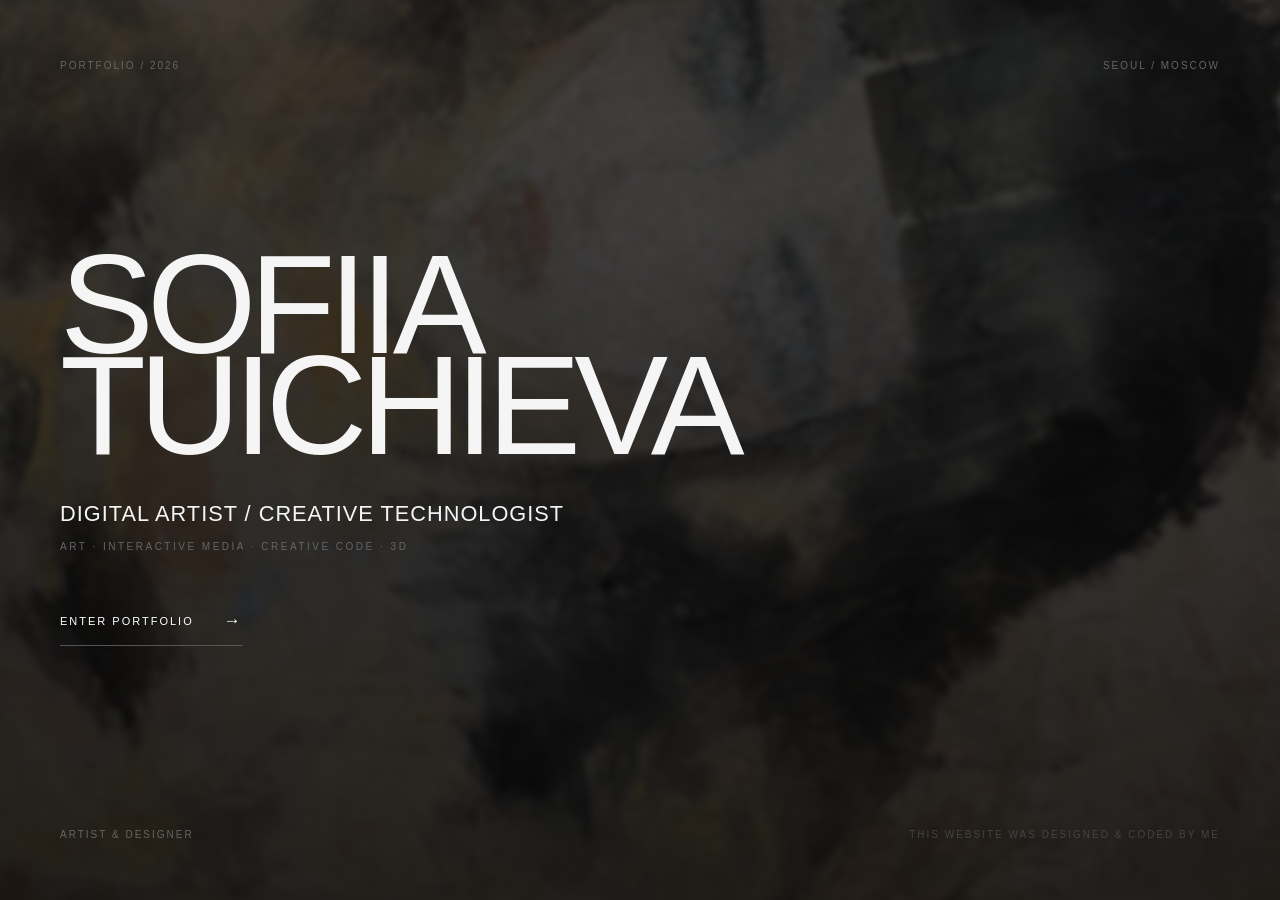
<file: index.html>
<!DOCTYPE html>
<html lang="en">

<head>
  <meta charset="UTF-8">
  <meta name="viewport" content="width=device-width, initial-scale=1.0">

  <title>Sofiia Tuichieva — Portfolio</title>

  <link rel="stylesheet" href="style.css">
</head>

<body>

  <main>

    <!-- =========================
         HERO
    ========================== -->

    <section class="hero" id="hero">

      <div class="hero-top">
        <span>PORTFOLIO / 2026</span>
        <span>SEOUL / MOSCOW</span>
      </div>

      <div class="hero-content">

        <h1>
          SOFIIA<br>
          TUICHIEVA
        </h1>

        <h2>DIGITAL ARTIST / CREATIVE TECHNOLOGIST</h2>

        <p class="hero-fields">
          ART · INTERACTIVE MEDIA · CREATIVE CODE · 3D
        </p>

        <button id="exploreBtn">
          ENTER PORTFOLIO <span>→</span>
        </button>

      </div>

      <div class="hero-bottom">
        <span>ARTIST & DESIGNER</span>
        <span>THIS WEBSITE WAS DESIGNED & CODED BY ME</span>
      </div>

    </section>


    <!-- =========================
         FIELD MENU
    ========================== -->

    <section class="menu-screen" id="menuScreen" data-anchor="fields">

      <div class="menu-header">
        <p>SELECT A FIELD</p>
      </div>

      <div class="menu-list">
        <a class="menu-item" href="about.html">
         <span>01</span>
         <span>ABOUT ME</span>
       </a>

        <a class="menu-item" href="digital-art.html">
          <span>02</span>
          <span>DIGITAL ART</span>
        </a>

        <a class="menu-item" href="traditional-art.html">
         <span>03</span>
         <span>TRADITIONAL ART</span>
        </a>

        <a class="menu-item" href="interactive-media.html">
         <span>04</span>
         <span>INTERACTIVE MEDIA</span>
        </a>

        <a class="menu-item" href="creative-coding.html">
         <span>05</span>
         <span>CREATIVE CODING</span>
        </a>

        <a class="menu-item" href="modeling.html">
         <span>06</span>
         <span>3D / MODELING</span>
        </a>


      </div>

      <button class="back-btn" id="backBtn">
        ← BACK
      </button>

    </section>




</main>


  <script src="script.js"></script>

</body>

</html>
</file>
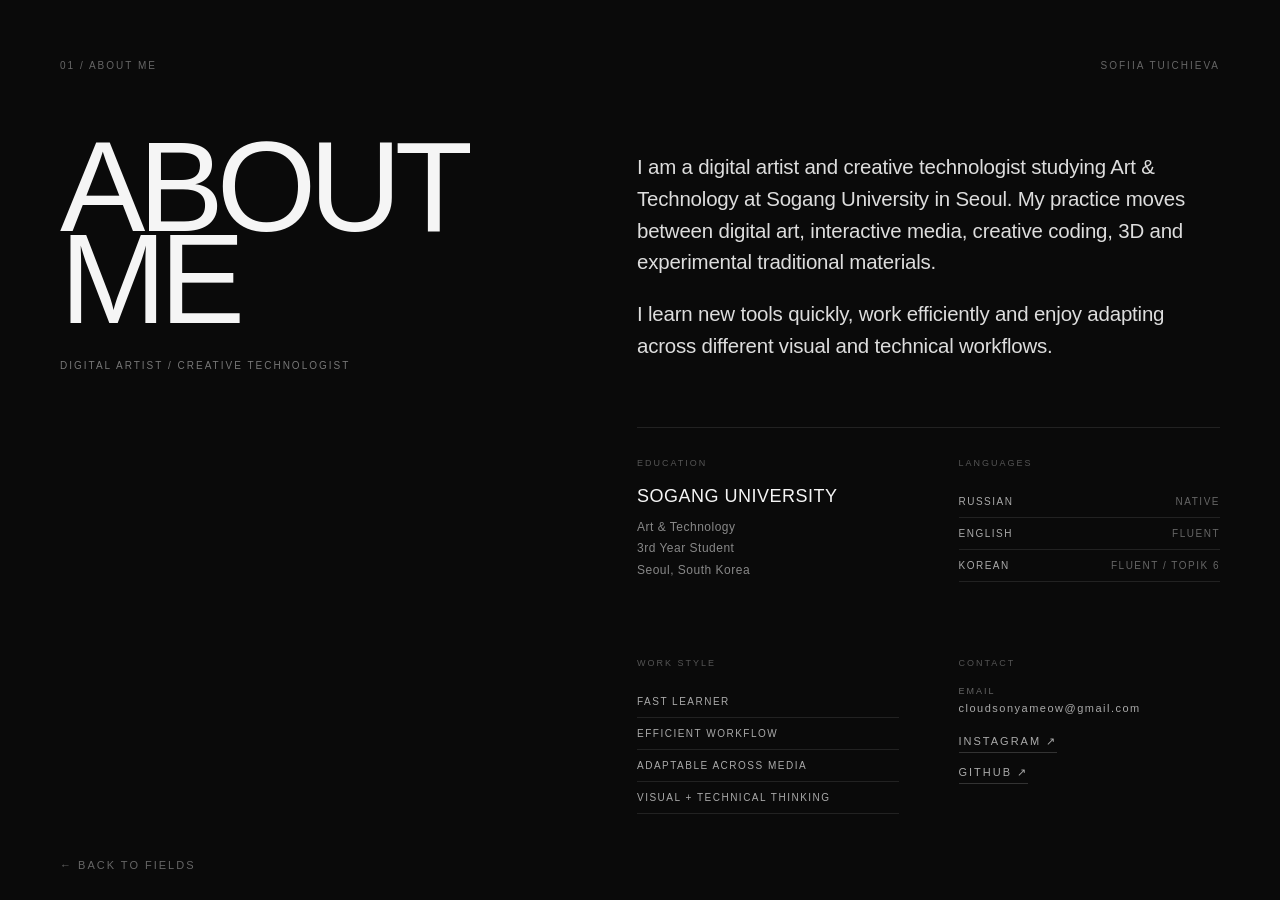
<file: about.html>
<!DOCTYPE html>
<html lang="en">

<head>
  <meta charset="UTF-8">
  <meta name="viewport" content="width=device-width, initial-scale=1.0">

  <title>About Me — Sofiia Tuichieva</title>

  <link rel="stylesheet" href="style.css">
</head>


<body class="standalone-page">

  <main>

    <section class="category-screen category-visible about-screen">

      <div class="category-top">
        <span>01 / ABOUT ME</span>
        <span>SOFIIA TUICHIEVA</span>
      </div>


      <div class="about-layout">

        <!-- LEFT -->

        <div class="about-title">

          <h2>
            ABOUT<br>
            ME
          </h2>

          <span class="about-role">
            DIGITAL ARTIST / CREATIVE TECHNOLOGIST
          </span>

        </div>


        <!-- RIGHT -->

        <div class="about-content">

          <p class="about-lead">
            I am a digital artist and creative technologist studying
            Art & Technology at Sogang University in Seoul.
            My practice moves between digital art, interactive media,
            creative coding, 3D and experimental traditional materials.
          </p>

          <p class="about-lead">
            I learn new tools quickly, work efficiently and enjoy adapting
            across different visual and technical workflows.
          </p>


          <div class="about-grid">

            <!-- EDUCATION -->

            <div class="about-block">

              <span class="about-label">
                EDUCATION
              </span>

              <h3>SOGANG UNIVERSITY</h3>

              <p>
                Art & Technology<br>
                3rd Year Student<br>
                Seoul, South Korea
              </p>

            </div>


            <!-- LANGUAGES -->

            <div class="about-block">

              <span class="about-label">
                LANGUAGES
              </span>

              <div class="about-list">

                <div>
                  <span>RUSSIAN</span>
                  <span>NATIVE</span>
                </div>

                <div>
                  <span>ENGLISH</span>
                  <span>FLUENT</span>
                </div>

                <div>
                  <span>KOREAN</span>
                  <span>FLUENT / TOPIK 6</span>
                </div>

              </div>

            </div>


            <!-- WORK STYLE -->

            <div class="about-block">

              <span class="about-label">
                WORK STYLE
              </span>

              <div class="about-list simple">
                <div>FAST LEARNER</div>
                <div>EFFICIENT WORKFLOW</div>
                <div>ADAPTABLE ACROSS MEDIA</div>
                <div>VISUAL + TECHNICAL THINKING</div>
              </div>

            </div>


            <!-- CONTACT -->

            <div class="about-block">

              <span class="about-label">
                CONTACT
              </span>

              <div class="about-links">

                <div class="email-contact">
                  <span>EMAIL</span>
                  <span>cloudsonyameow@gmail.com</span>
                </div>

                <a
                  href="https://www.instagram.com/mimimeowm1/"
                  target="_blank"
                  rel="noopener noreferrer"
                >
                  INSTAGRAM ↗
                </a>

                <a
                  href="https://github.com/mimimeowm1"
                  target="_blank"
                  rel="noopener noreferrer"
                >
                  GITHUB ↗
                </a>

              </div>

            </div>

          </div>

        </div>

      </div>


      <a
        href="index.html#fields"
        class="category-back"
      >
        ← BACK TO FIELDS
      </a>

    </section>

  </main>

</body>
</html>
</file>
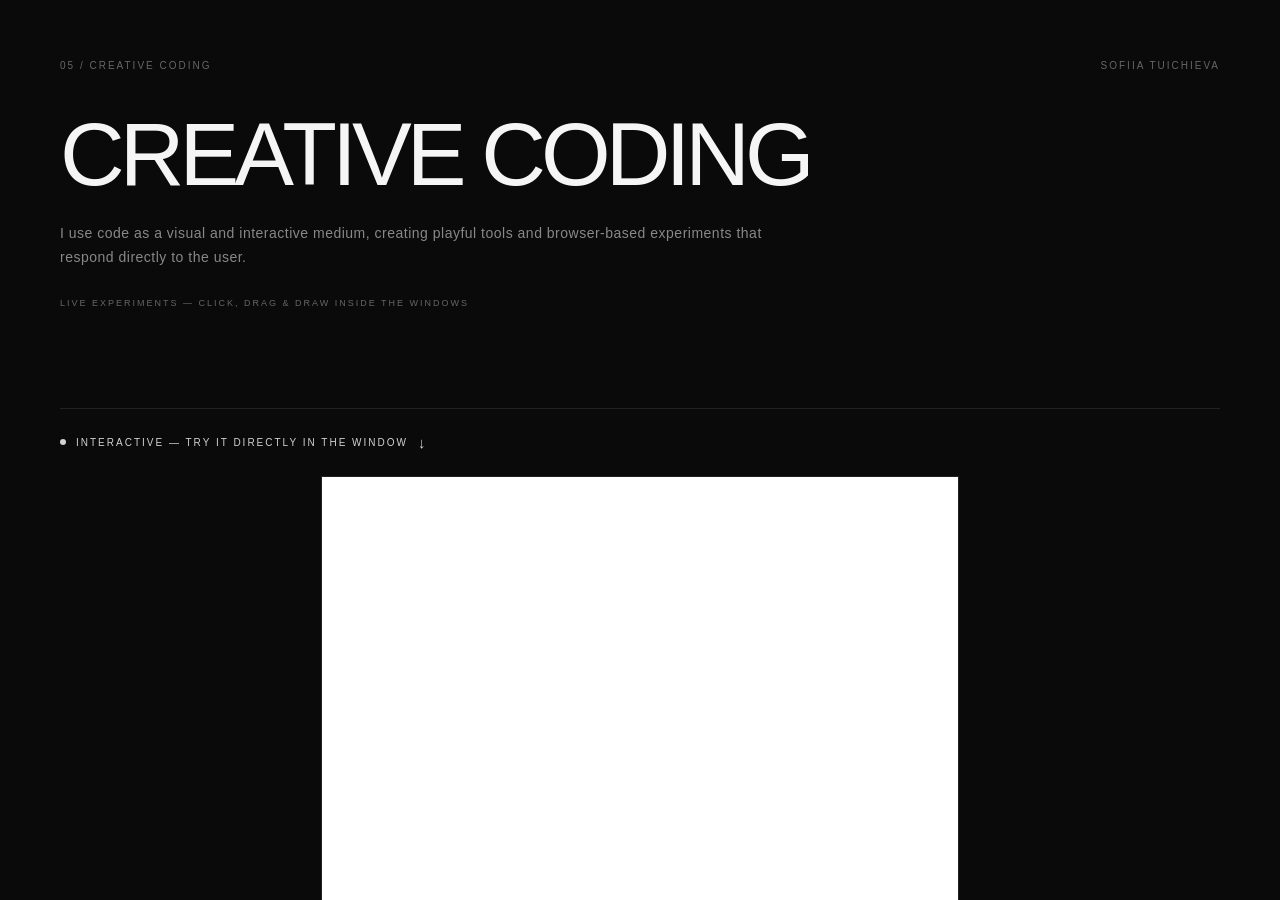
<file: creative-coding.html>
<!DOCTYPE html>
<html lang="en">

<head>
  <meta charset="UTF-8">
  <meta name="viewport" content="width=device-width, initial-scale=1.0">

  <title>Creative Coding — Sofiia Tuichieva</title>

  <link rel="stylesheet" href="style.css">
</head>


<body class="standalone-page">

  <main>

    <section class="category-screen category-visible coding-screen">

      <div class="category-top">
        <span>05 / CREATIVE CODING</span>
        <span>SOFIIA TUICHIEVA</span>
      </div>


      <div class="coding-intro">

        <h2>CREATIVE CODING</h2>

        <p>
          I use code as a visual and interactive medium,
          creating playful tools and browser-based experiments
          that respond directly to the user.
        </p>

        <div class="coding-hint">
          LIVE EXPERIMENTS — CLICK, DRAG & DRAW INSIDE THE WINDOWS
        </div>

      </div>


      <!-- =========================
           EXPERIMENT 01
      ========================== -->

      <article class="coding-project">

        <div class="try-project">
          <span class="try-dot"></span>
          INTERACTIVE — TRY IT DIRECTLY IN THE WINDOW
          <span class="try-arrow">↓</span>
        </div>


        <div class="coding-window aura-window">

          <iframe
            src="https://mimimeowm1.github.io/digital_aura_painting/"
            title="Digital Aura Painter"
            loading="lazy"
          ></iframe>

        </div>


        <div class="coding-meta">

          <div>
            <span class="coding-number">EXPERIMENT 01</span>
            <h3>DIGITAL AURA PAINTER</h3>
          </div>

          <div class="coding-description">

            <span>P5.JS · INTERACTIVE DRAWING TOOL</span>

            <p>
              A browser-based drawing experiment built around
              color, movement and responsive digital brush behavior.
            </p>

          </div>

        </div>

      </article>


      <!-- =========================
           EXPERIMENT 02
      ========================== -->

      <article class="coding-project">

        <div class="try-project">
          <span class="try-dot"></span>
          INTERACTIVE — TRY IT DIRECTLY IN THE WINDOW
          <span class="try-arrow">↓</span>
        </div>


        <div class="coding-window">

          <iframe
            src="https://mimimeowm1.github.io/Liquid-Brush/"
            title="Liquid Brush"
            loading="lazy"
          ></iframe>

        </div>


        <div class="coding-meta">

          <div>
            <span class="coding-number">EXPERIMENT 02</span>
            <h3>LIQUID BRUSH</h3>
          </div>

          <div class="coding-description">

            <span>P5.JS · GENERATIVE DRAWING TOOL</span>

            <p>
              An experimental brush that turns cursor movement
              into fluid, organic visual marks.
            </p>

          </div>

        </div>

      </article>


      <!-- =========================
           EXPERIMENT 03
      ========================== -->

      <article class="coding-project">

        <div class="try-project">
          <span class="try-dot"></span>
          INTERACTIVE — TRY IT DIRECTLY IN THE WINDOW
          <span class="try-arrow">↓</span>
        </div>


        <div class="coding-window">

          <iframe
            src="https://mimimeowm1.github.io/Logo-Editor/"
            title="Logo Editor"
            loading="lazy"
          ></iframe>

        </div>


        <div class="coding-meta">

          <div>
            <span class="coding-number">EXPERIMENT 03</span>
            <h3>LOGO EDITOR</h3>
          </div>

          <div class="coding-description">

            <span>P5.JS · INTERACTIVE DESIGN TOOL</span>

            <p>
              A customizable logo generator with controls for
              typography, layout, color, glow and visual effects.
            </p>

          </div>

        </div>

      </article>


      <a
        href="index.html#fields"
        class="category-back"
      >
        ← BACK TO FIELDS
      </a>

    </section>

  </main>

</body>

</html>
</file>
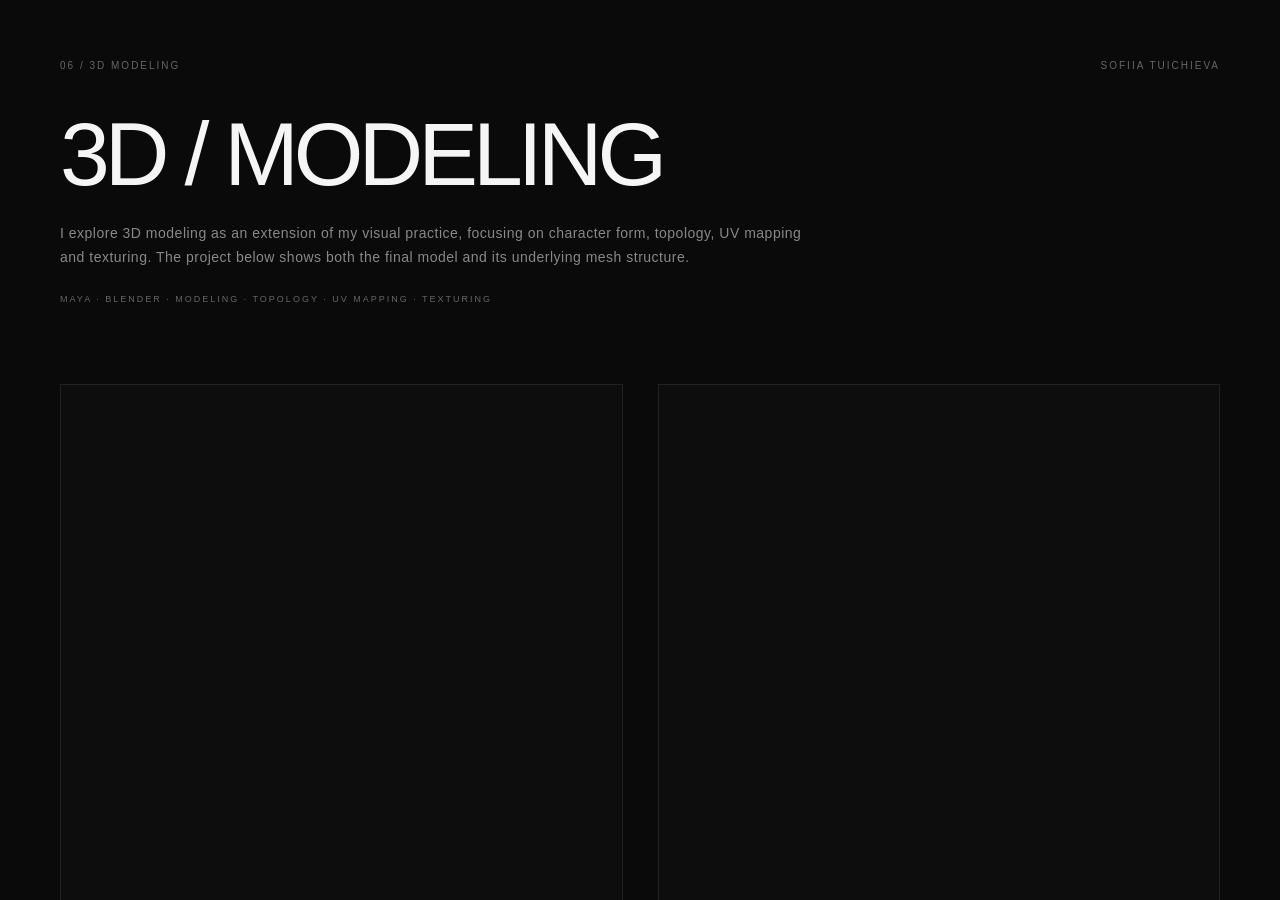
<file: modeling.html>
<!DOCTYPE html>
<html lang="en">

<head>
  <meta charset="UTF-8">
  <meta name="viewport" content="width=device-width, initial-scale=1.0">

  <title>3D / Modeling — Sofiia Tuichieva</title>

  <link rel="stylesheet" href="style.css">
</head>


<body class="standalone-page">

  <main>

    <section class="category-screen category-visible modeling-screen">

      <div class="category-top">
        <span>06 / 3D MODELING</span>
        <span>SOFIIA TUICHIEVA</span>
      </div>


      <div class="modeling-intro">

        <h2>3D / MODELING</h2>

        <p>
          I explore 3D modeling as an extension of my visual practice,
          focusing on character form, topology, UV mapping and texturing.
          The project below shows both the final model and its underlying
          mesh structure.
        </p>

        <div class="modeling-tools">
          MAYA · BLENDER · MODELING · TOPOLOGY · UV MAPPING · TEXTURING
        </div>

      </div>


      <div class="modeling-grid">

        <!-- FINAL -->

        <article class="modeling-card">

          <div class="modeling-video">

            <video
              autoplay
              muted
              loop
              playsinline
            >
              <source
                src="assets/3d/MODEL_FINAL.mp4"
                type="video/mp4"
              >
            </video>

          </div>

          <div class="modeling-meta">
            <span>01</span>
            <h3>FINAL VIEW</h3>
          </div>

        </article>


        <!-- WIREFRAME -->

        <article class="modeling-card">

          <div class="modeling-video">

            <video
              autoplay
              muted
              loop
              playsinline
            >
              <source
                src="assets/3d/MODEL_WIREFRAME.mp4"
                type="video/mp4"
              >
            </video>

          </div>

          <div class="modeling-meta">
            <span>02</span>
            <h3>WIREFRAME / TOPOLOGY</h3>
          </div>

        </article>

      </div>


      <a
        href="index.html#fields"
        class="category-back"
      >
        ← BACK TO FIELDS
      </a>

    </section>

  </main>

</body>

</html>
</file>
<file: style.css>
/* =========================
   RESET
========================= */

* {
  margin: 0;
  padding: 0;
  box-sizing: border-box;
}

html,
body {
  width: 100%;
  height: 100%;

  overflow: hidden;

  background: #0a0a0a;
  color: #f5f5f5;

  font-family: Arial, sans-serif;
}

body {
  margin: 0;
  padding: 0;
}


/* =========================
   GLOBAL
========================= */

button {
  width: fit-content;

  background: transparent;
  color: white;

  border: 1px solid #555;

  font-family: inherit;
  font-size: 12px;
  letter-spacing: 2px;

  cursor: pointer;

  transition: 0.3s ease;
}

button:hover {
  background: white;
  color: black;
  border-color: white;
}

p {
  font-size: 13px;
  color: #999;
}


/* =========================
   MAIN
========================= */

main {
  position: relative;

  width: 100%;
  height: 100vh;

  overflow: hidden;

  background: #0a0a0a;
}


/* =========================
   HERO
========================= */

.hero {
  position: absolute;
  inset: 0;

  padding: 60px;

  display: flex;
  flex-direction: column;
  align-items: stretch;
  justify-content: space-between;

  background: #0a0a0a;

  transition:
    transform 0.9s cubic-bezier(0.76, 0, 0.24, 1),
    opacity 0.7s ease,
    filter 0.7s ease;
}

.hero-content {
  width: 100%;

  transition:
    transform 0.9s cubic-bezier(0.76, 0, 0.24, 1);
}

.hero-content h1 {
  margin: 0;

  max-width: 1100px;

  font-size: clamp(70px, 11vw, 165px);
  font-weight: 500;

  letter-spacing: -7px;
  line-height: 0.72;
}

.hero-content h2 {
  margin-top: 45px;

  font-size: clamp(16px, 1.7vw, 25px);
  font-weight: 400;

  letter-spacing: 1px;

  color: #f5f5f5;
}

.hero-fields {
  margin-top: 14px;

  font-size: 10px;
  letter-spacing: 2.5px;

  color: #666;
}

.hero-top,
.hero-bottom {
  width: 100%;

  display: flex;
  align-items: center;
  justify-content: space-between;

  font-size: 10px;
  letter-spacing: 2px;

  color: #666;
}

.hero-bottom span:last-child {
  color: #444;
}


/* HERO TRANSITION */

.hero-hidden {
  transform: translateY(-100%);

  opacity: 0.2;

  filter: blur(8px);
}

.hero-hidden .hero-content {
  transform: scale(0.92);
}


/* ENTER PORTFOLIO */

#exploreBtn {
  position: relative;

  margin-top: 45px;
  padding: 14px 0;

  display: flex;
  align-items: center;
  gap: 30px;

  border: none;
  border-bottom: 1px solid #555;

  font-size: 11px;
  letter-spacing: 2px;
}

#exploreBtn span {
  font-size: 17px;

  transition: transform 0.3s ease;
}

#exploreBtn:hover {
  background: transparent;
  color: white;
  border-color: white;
}

#exploreBtn:hover span {
  transform: translateX(8px);
}


/* =========================
   FIELD MENU
========================= */

.menu-screen {
  position: absolute;
  inset: 0;

  padding: 60px;

  display: flex;
  flex-direction: column;
  justify-content: center;

  background: #0a0a0a;

  transform: translateY(100%);
  opacity: 0;

  transition:
    transform 0.9s cubic-bezier(0.76, 0, 0.24, 1),
    opacity 0.8s ease;
}

.menu-visible {
  transform: translateY(0);

  opacity: 1;
}

.menu-header p {
  margin-bottom: 40px;

  font-size: 12px;
  letter-spacing: 3px;

  color: #777;
}

.menu-list {
  display: flex;
  flex-direction: column;
}

.menu-item {
  width: 100%;

  margin: 0;
  padding: 22px 0;

  display: grid;
  grid-template-columns: 70px 1fr;
  align-items: center;

  border: none;
  border-bottom: 1px solid #222;

  background: transparent;
  color: white;

  text-align: left;

  cursor: pointer;

  transition: 0.3s ease;
}

.menu-item span:first-child {
  font-size: 12px;

  color: #666;
}

.menu-item span:last-child {
  font-size: clamp(28px, 5vw, 70px);
  letter-spacing: -2px;

  transition: transform 0.3s ease;
}

.menu-item:hover {
  background: #111;
  color: white;
}

.menu-item:hover span:last-child {
  transform: translateX(20px);
}


/* MENU BACK */

.back-btn {
  margin-top: 35px;
  padding: 0;

  border: none;

  background: transparent;
  color: #777;

  font-size: 11px;
  letter-spacing: 2px;
}

.back-btn:hover {
  background: transparent;

  color: white;
}


/* =========================
   CATEGORY SCREEN
========================= */

.category-screen {
  position: absolute;
  inset: 0;

  height: 100vh;

  padding: 60px;

  background: #0a0a0a;

  display: flex;
  flex-direction: column;

  overflow-x: hidden;
  overflow-y: auto;

  transform: translateX(100%);
  opacity: 0;

  transition:
    transform 0.9s cubic-bezier(0.76, 0, 0.24, 1),
    opacity 0.7s ease;
}

.category-visible {
  transform: translateX(0);

  opacity: 1;
}

.category-top {
  display: flex;
  justify-content: space-between;

  font-size: 10px;
  letter-spacing: 2px;

  color: #666;
}

.category-content {
  margin-top: 45px;
}

.category-content h2 {
  font-size: clamp(55px, 7vw, 105px);
  font-weight: 500;

  letter-spacing: -5px;
  line-height: 0.85;
}

.category-description {
  margin-top: 30px;

  max-width: 760px;

  font-size: 14px;
  line-height: 1.7;
  letter-spacing: 0.5px;

  color: #888;
}


/* CATEGORY BACK */

.category-back {
  margin-top: 45px;
  margin-bottom: 5px;

  width: fit-content;

  padding: 0;

  border: none;

  background: transparent;
  color: #666;

  font-size: 11px;
  letter-spacing: 2px;
}

.category-back:hover {
  background: transparent;

  color: white;
}


/* CATEGORY SCROLLBAR */

.category-screen::-webkit-scrollbar {
  width: 5px;
}

.category-screen::-webkit-scrollbar-track {
  background: #0a0a0a;
}

.category-screen::-webkit-scrollbar-thumb {
  background: #333;
  border-radius: 10px;
}

.category-screen::-webkit-scrollbar-thumb:hover {
  background: #555;
}


/* =========================
   DIGITAL ART INTRO
========================= */

.digital-tools {
  margin-top: 22px;

  display: flex;
  gap: 25px;

  font-size: 9px;
  line-height: 1.6;
  letter-spacing: 1.8px;

  color: #555;
}

.digital-tools span:first-child {
  color: #999;
}


/* =========================
   FILTERS
========================= */

.art-filters {
  margin-top: 30px;
  padding: 14px 0;

  display: flex;
  flex-wrap: wrap;

  gap: 8px 20px;

  border-top: 1px solid #222;
  border-bottom: 1px solid #222;
}

.filter-btn {
  margin: 0;
  padding: 0;

  border: none;

  background: transparent;
  color: #555;

  font-size: 9px;
  letter-spacing: 1.6px;

  transition:
    color 0.25s ease,
    transform 0.25s ease;
}

.filter-btn:hover {
  background: transparent;

  color: white;

  transform: translateY(-2px);
}

.filter-btn.active {
  color: white;
}


/* =========================
   DIGITAL ART GALLERY
========================= */

.art-gallery {
  margin-top: 30px;

  display: grid;
  grid-template-columns: 1fr 1.15fr;

  gap: 70px;

  align-items: start;
}


/* LEFT LIST */

.art-list {
  display: flex;
  flex-direction: column;

  border-top: 1px solid #222;
}

.art-item {
  width: 100%;
  min-height: 58px;

  margin: 0;
  padding: 20px 0;

  display: grid;
  grid-template-columns: 50px 1fr 30px;
  align-items: center;

  border: none;
  border-bottom: 1px solid #222;

  background: transparent;
  color: #666;

  text-align: left;

  transition: 0.3s ease;
}

.art-item:hover {
  background: transparent;

  color: white;
}

.art-item.active {
  background: #0f0f0f;

  color: white;
}

.art-number {
  font-size: 10px;
  letter-spacing: 1px;
}

.art-info {
  display: flex;
  flex-direction: column;

  gap: 5px;

  transition: transform 0.3s ease;
}

.art-tool {
  font-size: 10px;
  letter-spacing: 2px;

  color: #777;
}

.art-arrow {
  opacity: 0;

  transition: opacity 0.3s ease;
}

.art-item:hover .art-arrow,
.art-item.active .art-arrow {
  opacity: 1;
}

.art-item:hover .art-info,
.art-item.active .art-info {
  transform: translateX(8px);
}

.art-item:hover .art-tool,
.art-item.active .art-tool {
  color: white;
}


/* =========================
   ART PREVIEW
========================= */

.art-preview {
  width: 100%;
}

.preview-placeholder {
  width: 100%;
  height: 52vh;
  min-height: 400px;

  overflow: hidden;

  border: 1px solid #222;

  background: #0d0d0d;

  display: flex;
  align-items: center;
  justify-content: center;
}

.preview-placeholder img {
  width: 100%;
  height: 100%;

  object-fit: contain;

  display: block;

  opacity: 1;

  transition:
    opacity 0.35s ease,
    transform 0.5s ease;
}

.preview-placeholder:hover img {
  transform: scale(1.015);
}

.preview-meta {
  margin-top: 14px;

  display: flex;
  justify-content: space-between;

  font-size: 9px;
  letter-spacing: 2px;

  color: #555;
}


/* =========================
   RESPONSIVE
========================= */

@media (max-width: 900px) {

  .hero,
  .menu-screen,
  .category-screen {
    padding: 30px;
  }

  .hero-content h1 {
    font-size: clamp(65px, 15vw, 120px);

    letter-spacing: -5px;
  }

  .category-content h2 {
    font-size: clamp(55px, 12vw, 90px);
  }

  .art-gallery {
    grid-template-columns: 1fr;

    gap: 30px;
  }

  .preview-placeholder {
    height: 55vh;
    min-height: 350px;
  }

  .digital-tools {
    flex-direction: column;

    gap: 8px;
  }

}
/* =========================
   STICKY PREVIEW
========================= */

.art-preview {
  width: 100%;

  position: sticky;
  top: 40px;

  align-self: start;
}


/* IMAGE + VIDEO PREVIEW */

.preview-placeholder {
  cursor: zoom-in;
}

.preview-placeholder img,
.preview-placeholder video {
  width: 100%;
  height: 100%;

  object-fit: contain;
  display: block;
}

.preview-placeholder video {
  display: none;
}


/* =========================
   FULLSCREEN ZOOM
========================= */

.zoom-viewer {
  position: fixed;
  inset: 0;

  z-index: 9999;

  background: rgba(5, 5, 5, 0.97);

  display: flex;
  align-items: center;
  justify-content: center;

  opacity: 0;
  visibility: hidden;

  transition:
    opacity 0.3s ease,
    visibility 0.3s ease;

  cursor: zoom-out;
}

.zoom-viewer.visible {
  opacity: 1;
  visibility: visible;
}

.zoom-viewer img,
.zoom-viewer video {
  max-width: 92vw;
  max-height: 90vh;

  object-fit: contain;

  display: none;
}

.zoom-close {
  position: absolute;

  top: 25px;
  right: 35px;

  margin: 0;
  padding: 0;

  border: none;
  background: transparent;

  color: #777;

  font-size: 36px;
  font-weight: 300;

  z-index: 2;
}

.zoom-close:hover {
  background: transparent;
  color: white;
}

/* =========================
   INTERACTIVE MEDIA
========================= */

.interactive-screen {
  padding-bottom: 100px;
}

.interactive-intro {
  margin-top: 45px;
}

.interactive-intro h2 {
  font-size: clamp(55px, 7vw, 105px);
  font-weight: 500;

  letter-spacing: -5px;
  line-height: 0.85;
}

.interactive-intro p {
  margin-top: 30px;

  max-width: 760px;

  font-size: 14px;
  line-height: 1.7;
  letter-spacing: 0.5px;

  color: #888;
}


/* PROJECT */

.media-project {
  min-height: 80vh;

  display: grid;
  grid-template-columns: 1.25fr 0.75fr;

  gap: 70px;

  align-items: center;

  margin-top: 120px;
}

.media-project.reverse {
  grid-template-columns: 0.75fr 1.25fr;
}

.media-project.reverse .media-visual {
  order: 2;
}

.media-project.reverse .media-info {
  order: 1;
}


/* VISUAL */

.media-visual {
  width: 100%;
}

.media-placeholder {
  width: 100%;
  aspect-ratio: 16 / 10;

  border: 1px solid #222;

  background: #0d0d0d;

  display: flex;
  align-items: center;
  justify-content: center;

  color: #333;

  font-size: 10px;
  letter-spacing: 2px;
}


/* TEXT */

.media-info {
  max-width: 430px;
}

.media-number {
  font-size: 10px;
  letter-spacing: 2px;

  color: #555;
}

.media-info h3 {
  margin-top: 18px;

  font-size: clamp(34px, 4vw, 64px);
  font-weight: 400;

  letter-spacing: -2px;
  line-height: 0.95;
}

.media-type {
  display: block;

  margin-top: 22px;

  font-size: 9px;
  letter-spacing: 2px;

  color: #666;
}

.media-info p {
  margin-top: 24px;

  font-size: 13px;
  line-height: 1.7;
  letter-spacing: 0.4px;

  color: #888;
}

.media-link {
  display: inline-block;

  margin-top: 30px;

  padding-bottom: 6px;

  border-bottom: 1px solid #555;

  color: white;

  text-decoration: none;

  font-size: 10px;
  letter-spacing: 2px;

  transition: 0.3s ease;
}

.media-link:hover {
  border-color: white;

  transform: translateX(6px);
}


/* MOBILE */

@media (max-width: 900px) {

  .media-project,
  .media-project.reverse {
    grid-template-columns: 1fr;

    gap: 30px;

    min-height: auto;

    margin-top: 90px;
  }

  .media-project.reverse .media-visual,
  .media-project.reverse .media-info {
    order: initial;
  }

  .media-info {
    max-width: 100%;
  }

}
/* INTERACTIVE MEDIA VIDEO */

.media-placeholder {
  overflow: hidden;
}

.media-placeholder video {
  width: 100%;
  height: 100%;

  object-fit: cover;

  display: block;
}
/* =========================
   CREATIVE CODING
========================= */

.coding-screen {
  padding-bottom: 100px;
}

.coding-intro {
  margin-top: 45px;
}

.coding-intro h2 {
  font-size: clamp(55px, 7vw, 105px);
  font-weight: 500;

  letter-spacing: -5px;
  line-height: 0.85;
}

.coding-intro p {
  margin-top: 30px;

  max-width: 720px;

  font-size: 14px;
  line-height: 1.7;
  letter-spacing: 0.5px;

  color: #888;
}

.coding-hint {
  margin-top: 28px;

  font-size: 9px;
  letter-spacing: 2px;

  color: #666;
}


/* PROJECT */

.coding-project {
  margin-top: 100px;

  padding-top: 25px;

  border-top: 1px solid #222;
}


/* LIVE WINDOW */

.coding-window {
  width: 100%;
  height: 70vh;
  min-height: 500px;

  margin-top: 25px;

  overflow: hidden;

  border: 1px solid #222;

  background: #0d0d0d;
}

.coding-window iframe {
  width: 100%;
  height: 100%;

  border: none;

  display: block;

  background: white;
}


/* PROJECT META */

.coding-meta {
  margin-top: 25px;

  display: grid;
  grid-template-columns: 1fr 1fr;

  gap: 60px;
}

.coding-number {
  font-size: 9px;
  letter-spacing: 2px;

  color: #555;
}

.coding-meta h3 {
  margin-top: 10px;

  font-size: clamp(26px, 3vw, 48px);
  font-weight: 400;

  letter-spacing: -1.5px;
}

.coding-description span {
  font-size: 9px;
  letter-spacing: 2px;

  color: #666;
}

.coding-description p {
  margin-top: 13px;

  max-width: 500px;

  font-size: 13px;
  line-height: 1.7;
  letter-spacing: 0.3px;

  color: #888;
}


/* MOBILE */

@media (max-width: 900px) {

  .coding-window {
    height: 60vh;
    min-height: 400px;
  }

  .coding-meta {
    grid-template-columns: 1fr;

    gap: 20px;
  }

}
/* DIGITAL AURA PAINTER — smaller embedded canvas */

.aura-window {
  width: 55%;
  height: 580px;
  min-height: 0;
  margin-left: auto;
  margin-right: auto;
}
/* =========================
   INTERACTIVE HINT
========================= */

.try-project {
  margin-bottom: 12px;

  display: flex;
  align-items: center;
  gap: 10px;

  font-size: 10px;
  letter-spacing: 2px;

  color: #f5f5f5;

  opacity: 0.85;
}

.try-dot {
  width: 6px;
  height: 6px;

  background: #f5f5f5;
  border-radius: 50%;

  animation: tryPulse 1.6s ease-in-out infinite;
}

.try-arrow {
  font-size: 15px;

  animation: tryArrow 1.4s ease-in-out infinite;
}

@keyframes tryPulse {
  0%, 100% {
    opacity: 0.3;
    transform: scale(0.8);
  }

  50% {
    opacity: 1;
    transform: scale(1.2);
  }
}

@keyframes tryArrow {
  0%, 100% {
    transform: translateY(0);
  }

  50% {
    transform: translateY(4px);
  }
}
/* =========================
   3D / MODELING
========================= */

.modeling-screen {
  padding-bottom: 100px;
}

.modeling-intro {
  margin-top: 45px;
}

.modeling-intro h2 {
  font-size: clamp(55px, 7vw, 105px);
  font-weight: 500;

  letter-spacing: -5px;
  line-height: 0.85;
}

.modeling-intro p {
  margin-top: 30px;

  max-width: 760px;

  font-size: 14px;
  line-height: 1.7;
  letter-spacing: 0.5px;

  color: #888;
}

.modeling-tools {
  margin-top: 24px;

  font-size: 9px;
  letter-spacing: 2px;

  color: #666;
}


/* VIDEO GRID */

.modeling-grid {
  margin-top: 80px;

  display: grid;
  grid-template-columns: 1fr 1fr;

  gap: 35px;
}

.modeling-card {
  width: 100%;
}

.modeling-video {
  width: 100%;
  aspect-ratio: 1 / 1;

  overflow: hidden;

  border: 1px solid #222;
  background: #0d0d0d;
}

.modeling-video video {
  width: 100%;
  height: 100%;

  object-fit: contain;

  display: block;
}

.modeling-meta {
  margin-top: 16px;

  display: flex;
  justify-content: space-between;
  align-items: baseline;

  border-top: 1px solid #222;

  padding-top: 14px;
}

.modeling-meta span {
  font-size: 9px;
  letter-spacing: 2px;

  color: #555;
}

.modeling-meta h3 {
  font-size: 12px;
  font-weight: 400;
  letter-spacing: 2px;

  color: #ddd;
}


/* MOBILE */

@media (max-width: 900px) {

  .modeling-grid {
    grid-template-columns: 1fr;
  }

}

/* =====================================================
   TRADITIONAL ART — CLEAN EDITORIAL LAYOUT
===================================================== */

.traditional-screen {
  padding-bottom: 140px;
}


/* ---------- INTRO ---------- */

.traditional-intro {
  margin-top: 45px;
  max-width: 850px;
}

.traditional-intro h2 {
  font-size: clamp(55px, 7vw, 105px);
  font-weight: 500;
  letter-spacing: -5px;
  line-height: 0.86;
}

.traditional-intro p {
  margin-top: 25px;
  max-width: 720px;

  font-size: 14px;
  line-height: 1.75;
  letter-spacing: 0.4px;

  color: #888;
}


/* =====================================================
   SHARED SERIES
===================================================== */

.traditional-series {
  margin-top: 120px;
  padding-top: 30px;

  border-top: 1px solid #222;
}

.series-text {
  position: relative;
  z-index: 2;
}

.series-number {
  font-size: 9px;
  letter-spacing: 2px;
  color: #666;
}

.series-text h3 {
  margin-top: 14px;

  font-size: clamp(30px, 3.2vw, 52px);
  font-weight: 400;

  line-height: 1;
  letter-spacing: -1.8px;
}

.series-text p {
  margin-top: 20px;

  max-width: 390px;

  font-size: 13px;
  line-height: 1.8;
  letter-spacing: 0.3px;

  color: #999;
}


/* ---------- MEDIA ---------- */

.trad-media {
  position: relative;

  width: 100%;
  overflow: hidden;

  border: 1px solid #222;
  background: #0d0d0d;

  transition:
    transform 0.4s ease,
    border-color 0.4s ease;
}

.trad-media:hover {
  transform: translateY(-4px);
  border-color: #555;
}

.trad-media img,
.trad-media video {
  width: 100%;
  height: 100%;

  display: block;
  object-fit: cover;
}


/* =====================================================
   ART 01 — HANJI / ACRYLIC / CANVAS

   large artwork | text | final
                 | process | show
===================================================== */

.series-one {
  display: grid;

  grid-template-columns:
    minmax(0, 1.15fr)
    minmax(240px, 0.8fr)
    minmax(0, 0.9fr);

  grid-template-rows:
    330px
    280px;

  gap: 24px;

  align-items: stretch;
}


/* MAIN — большая работа слева */

.series-one .trad-a1-main {
  grid-column: 1;
  grid-row: 1 / 3;

  height: 634px;
}


/* TEXT — центр */

.series-one .series-text {
  grid-column: 2;
  grid-row: 1;

  align-self: center;

  padding: 15px 12px;
}


/* FINAL PHOTO — справа сверху */

.series-one .trad-a1-detail {
  grid-column: 3;
  grid-row: 1;

  height: 330px;
}


/* PROCESS VIDEO — центр снизу */

.series-one .trad-a1-process {
  grid-column: 2;
  grid-row: 2;

  height: 280px;
}


/* SHOW VIDEO — справа снизу */

.series-one .trad-a1-show {
  grid-column: 3;
  grid-row: 2;

  height: 280px;
}


/* =====================================================
   ART 02 — TISSUE / COLOR / CANVAS
===================================================== */

.series-two {
  display: grid;

  grid-template-columns:
    minmax(220px, 0.72fr)
    minmax(0, 1fr)
    minmax(0, 0.72fr)
    minmax(0, 1fr);

  grid-template-rows:
    260px
    300px
    220px;

  gap: 22px;

  align-items: stretch;
}


/* TEXT — слева */

.series-two .series-text {
  grid-column: 1;
  grid-row: 1 / 3;

  align-self: center;

  padding-right: 20px;
}


/* MAIN */

.series-two .trad-a2-1 {
  grid-column: 2;
  grid-row: 1 / 3;

  height: 582px;
}


/* DETAIL TOP */

.series-two .trad-a2-2 {
  grid-column: 3;
  grid-row: 1;

  height: 260px;
}


/* LARGE RIGHT */

.series-two .trad-a2-3 {
  grid-column: 4;
  grid-row: 1 / 3;

  height: 582px;
}


/* DETAIL CENTER */

.series-two .trad-a2-4 {
  grid-column: 3;
  grid-row: 2;

  height: 300px;
}


/* PROCESS VIDEO */

.series-two .trad-a2-process {
  grid-column: 1;
  grid-row: 3;

  height: 220px;
}


/* WIDE DETAIL */

.series-two .trad-a2-5 {
  grid-column: 2 / 5;
  grid-row: 3;

  height: 220px;
}


/* =====================================================
   SKETCHBOOK
===================================================== */

.sketch-series {
  display: grid;

  grid-template-columns:
    minmax(220px, 0.75fr)
    repeat(3, minmax(0, 1fr));

  gap: 22px;

  align-items: center;
}

.sketch-series .series-text {
  grid-column: 1;

  padding-right: 25px;
}

.sketch-one,
.sketch-two,
.sketch-three {
  height: 430px;
}

.sketch-one {
  grid-column: 2;
}

.sketch-two {
  grid-column: 3;
}

.sketch-three {
  grid-column: 4;
}


/* =====================================================
   VIDEO LABELS
===================================================== */

.trad-a1-process::after,
.trad-a1-show::after,
.trad-a2-process::after {
  position: absolute;

  left: 12px;
  bottom: 10px;

  padding: 5px 8px;

  background: rgba(0, 0, 0, 0.65);

  font-size: 8px;
  letter-spacing: 1.7px;

  color: #aaa;

  pointer-events: none;
}

.trad-a1-process::after {
  content: "PROCESS";
}

.trad-a1-show::after {
  content: "FINAL VIEW";
}

.trad-a2-process::after {
  content: "PROCESS";
}


/* =====================================================
   TABLET
===================================================== */

@media (max-width: 1100px) {

  .series-one {
    grid-template-columns: 1fr 1fr;
    grid-template-rows: auto;
  }

  .series-one .series-text {
    grid-column: 1 / 3;
    grid-row: auto;

    max-width: 600px;

    padding: 0 0 20px;
  }

  .series-one .trad-a1-main,
  .series-one .trad-a1-detail,
  .series-one .trad-a1-process,
  .series-one .trad-a1-show {
    grid-column: auto;
    grid-row: auto;

    height: 420px;
  }


  .series-two {
    grid-template-columns: 1fr 1fr;
    grid-template-rows: auto;
  }

  .series-two .series-text {
    grid-column: 1 / 3;
    grid-row: auto;

    max-width: 600px;

    padding: 0 0 20px;
  }

  .series-two .trad-a2-1,
  .series-two .trad-a2-2,
  .series-two .trad-a2-3,
  .series-two .trad-a2-4,
  .series-two .trad-a2-5,
  .series-two .trad-a2-process {
    grid-column: auto;
    grid-row: auto;

    height: 380px;
  }


  .sketch-series {
    grid-template-columns: 1fr 1fr;
  }

  .sketch-series .series-text {
    grid-column: 1 / 3;

    max-width: 600px;

    padding: 0 0 20px;
  }

  .sketch-one,
  .sketch-two,
  .sketch-three {
    grid-column: auto;
  }
}


/* =====================================================
   MOBILE
===================================================== */

@media (max-width: 700px) {

  .traditional-series {
    margin-top: 80px;
  }

  .series-one,
  .series-two,
  .sketch-series {
    display: flex;
    flex-direction: column;

    gap: 18px;
  }

  .traditional-series .series-text {
    order: -1;

    padding: 0 0 15px;
  }

  .traditional-series .trad-media,
  .series-one .trad-a1-main,
  .series-one .trad-a1-detail,
  .series-one .trad-a1-process,
  .series-one .trad-a1-show,
  .series-two .trad-a2-1,
  .series-two .trad-a2-2,
  .series-two .trad-a2-3,
  .series-two .trad-a2-4,
  .series-two .trad-a2-5,
  .series-two .trad-a2-process,
  .sketch-one,
  .sketch-two,
  .sketch-three {
    width: 100%;
    height: auto;
  }

  .traditional-series .trad-media img,
  .traditional-series .trad-media video {
    width: 100%;
    height: auto;

    object-fit: contain;
  }
}
/* =========================
   DIGITAL ART BACKGROUND TEST
========================= */

#digitalArtScreen {
  position: absolute;
  isolation: isolate;
}

#digitalArtScreen::before {
  content: "";

  position: fixed;
  inset: 0;

  background:
    linear-gradient(
      rgba(5, 5, 5, 0.88),
      rgba(5, 5, 5, 0.88)
    ),
    url("assets/digital-art/ARTWORK_01.PNG");

  background-size: cover;
  background-position: center;
  background-repeat: no-repeat;

  filter: blur(8px) saturate(0.75);

  transform: scale(1.04);

  z-index: -2;
  pointer-events: none;
}

#digitalArtScreen::after {
  content: "";

  position: fixed;
  inset: 0;

  background: rgba(5, 5, 5, 0.18);

  z-index: -1;
  pointer-events: none;
}

/* делаем сам экран полупрозрачным */

#digitalArtScreen {
  background: rgba(10, 10, 10, 0.72);
}
/* =========================
   HERO BACKGROUND
========================= */

#hero {
  position: absolute;
  isolation: isolate;
  overflow: visible;

  background: rgba(5, 5, 5, 0.62);
}

#hero::before {
  content: "";

  position: absolute;
  inset: 0;

  background:
    linear-gradient(
      rgba(5, 5, 5, 0.72),
      rgba(5, 5, 5, 0.86)
    ),
    url("assets/traditional-art/ART2_1.jpg");

  background-size: cover;
  background-position: center;
  background-repeat: no-repeat;

  filter: blur(3px) saturate(0.7);

  transform: scale(1.03);

  z-index: -1;
  pointer-events: none;
}
/* =========================
   ABOUT ME
========================= */

.about-screen {
  padding-bottom: 90px;
}

.about-layout {
  margin-top: 70px;

  display: grid;
  grid-template-columns: 0.9fr 1.1fr;

  gap: 100px;

  align-items: start;
}


/* LEFT */

.about-title h2 {
  margin: 0;

  font-size: clamp(80px, 10vw, 155px);
  font-weight: 500;

  letter-spacing: -7px;
  line-height: 0.72;
}

.about-role {
  display: block;

  margin-top: 35px;

  font-size: 10px;
  letter-spacing: 2px;

  color: #777;
}


/* RIGHT INTRO */

.about-content {
  padding-top: 10px;
}

.about-lead {
  margin: 0 0 20px 0;

  max-width: 680px;

  font-size: clamp(16px, 1.6vw, 23px);
  line-height: 1.55;
  letter-spacing: -0.2px;

  color: #ddd;
}


/* INFO GRID */

.about-grid {
  margin-top: 65px;

  display: grid;
  grid-template-columns: 1fr 1fr;

  gap: 50px 60px;

  padding-top: 30px;

  border-top: 1px solid #222;
}

.about-block {
  min-height: 150px;
}

.about-label {
  display: block;

  margin-bottom: 18px;

  font-size: 9px;
  letter-spacing: 2px;

  color: #555;
}

.about-block h3 {
  margin: 0 0 10px;

  font-size: 18px;
  font-weight: 400;

  letter-spacing: 0.5px;
}

.about-block p {
  margin: 0;

  font-size: 12px;
  line-height: 1.8;
  letter-spacing: 0.5px;

  color: #888;
}


/* LANGUAGES */

.about-list {
  display: flex;
  flex-direction: column;
}

.about-list > div {
  padding: 10px 0;

  display: flex;
  justify-content: space-between;

  gap: 25px;

  border-bottom: 1px solid #222;

  font-size: 10px;
  letter-spacing: 1.5px;

  color: #aaa;
}

.about-list > div span:last-child {
  color: #666;
}


/* WORK STYLE */

.about-list.simple > div {
  justify-content: flex-start;
}


/* CONTACT */

.about-links {
  display: flex;
  flex-direction: column;

  align-items: flex-start;

  gap: 13px;
}

.about-links a {
  color: #aaa;

  text-decoration: none;

  font-size: 11px;
  letter-spacing: 2px;

  border-bottom: 1px solid #333;

  padding-bottom: 4px;

  transition:
    color 0.25s ease,
    border-color 0.25s ease,
    transform 0.25s ease;
}

.about-links a:hover {
  color: #fff;
  border-color: #fff;

  transform: translateX(5px);
}


/* MOBILE */

@media (max-width: 900px) {

  .about-layout {
    grid-template-columns: 1fr;

    gap: 60px;
  }

  .about-grid {
    grid-template-columns: 1fr;
  }

  .about-title h2 {
    font-size: clamp(70px, 20vw, 120px);
  }

}
.email-contact {
  display: flex;
  flex-direction: column;
  gap: 6px;

  margin-bottom: 8px;

  font-size: 11px;
  letter-spacing: 1.5px;
}

.email-contact span:first-child {
  color: #666;
  font-size: 9px;
  letter-spacing: 2px;
}

.email-contact span:last-child {
  color: #aaa;
  user-select: all;
}
/* =========================================
   TABLET / SMALL DESKTOP
   HERO + FIELD MENU ONLY
========================================= */

@media (max-width: 1100px) {

  /* ---------- HERO ---------- */

  .hero {
    min-height: 100vh;
    height: auto;
    padding: 55px 55px 45px;
  }

  .hero-content h1 {
    font-size: clamp(78px, 11vw, 125px);
    line-height: 0.78;
    letter-spacing: -6px;
  }

  .hero-content h2 {
    font-size: clamp(17px, 2vw, 25px);
    margin-top: 45px;
  }

  .hero-fields {
    font-size: 10px;
    letter-spacing: 2px;
  }

  .hero-top,
  .hero-bottom {
    font-size: 9px;
    letter-spacing: 2px;
  }


  /* ---------- FIELD MENU ---------- */

  .menu-screen {
    min-height: 100vh;
    height: auto;

    padding: 50px 55px 40px;

    overflow-y: auto;
  }

  .menu-header {
    margin-bottom: 30px;
  }

  .menu-list {
    width: 100%;
  }

  .menu-item {
    min-height: 95px;
    padding: 18px 0;
  }

  .menu-item span:first-child {
    font-size: 10px;
    min-width: 55px;
  }

  .menu-item span:nth-child(2) {
    font-size: clamp(38px, 5vw, 64px);
    line-height: 1;
    letter-spacing: -2px;
  }

  .back-btn {
    margin-top: 25px;
  }
}
/* =========================================
   MOBILE FIXES
========================================= */

@media (max-width: 700px) {

  /* ---------- HERO ---------- */

  .hero {
    min-height: 100vh;
    height: auto;

    padding: 32px 28px;
  }

  .hero-content h1 {
    font-size: clamp(58px, 18vw, 78px);
    line-height: 0.78;
    letter-spacing: -4px;
  }

  .hero-content h2 {
    margin-top: 30px;

    font-size: 15px;
    line-height: 1.25;
  }

  .hero-fields {
    margin-top: 12px;

    font-size: 9px;
    line-height: 1.5;
    letter-spacing: 1.7px;
  }

  #exploreBtn {
    margin-top: 30px;
  }

  .hero-top,
  .hero-bottom {
    font-size: 8px;
    letter-spacing: 1.5px;
  }

  .hero-bottom {
    gap: 20px;
  }


  /* ---------- DIGITAL ART ---------- */

  .art-gallery {
    display: flex;
    flex-direction: column;

    gap: 35px;
  }

  .art-list {
    width: 100%;
  }

  .art-preview {
    position: relative;

    width: 100%;

    order: 2;
  }

  .preview-placeholder {
    width: 100%;
    aspect-ratio: auto;

    min-height: 0;
  }

  .preview-placeholder img,
  .preview-placeholder video {
    width: 100%;
    height: auto;

    object-fit: contain;
  }


  /* ---------- CREATIVE CODING ---------- */

  .coding-window {
    display: none;
  }

  .try-project {
    display: none;
  }

  .coding-project::before {
  content:
    "DESKTOP EXPERIENCE REQUIRED\A\A"
    "These interactive projects are designed for mouse and keyboard controls.\A"
    "Please open this portfolio on a computer to try them.";

  white-space: pre-line;

  display: block;

  margin-bottom: 20px;
  padding: 20px;

  border: 1px solid #333;

  color: #999;

  font-size: 10px;
  line-height: 1.7;
  letter-spacing: 1px;
}

}
.mobile-preview-hint {
  display: none;
}

@media (max-width: 700px) {
  .mobile-preview-hint {
    display: block;

    margin: 5px 0 0;

    font-size: 9px;
    letter-spacing: 1.8px;

    color: #888;
  }
}
@media (max-width: 700px) {

  .art-preview {
    display: none;
  }

  .mobile-preview-hint {
    display: none;
  }

  .art-item {
    cursor: pointer;
  }

}


/* =========================
   LINKS + STANDALONE PAGES
========================= */

.menu-item,
.category-back {
  text-decoration: none;
}

.category-back {
  display: inline-block;
  cursor: pointer;
}

.digital-art-back-top {
  display: block;
  margin: 0 0 35px 0;
}

.standalone-page main {
  height: 100vh;
}

.standalone-page .category-screen {
  transform: none;
  opacity: 1;
}

@media (max-width: 700px) {
  .digital-art-back-top {
    margin-bottom: 25px;
  }

  .digital-art-back-bottom {
    margin-top: 40px;
    margin-bottom: 10px;
  }
}
</file>
